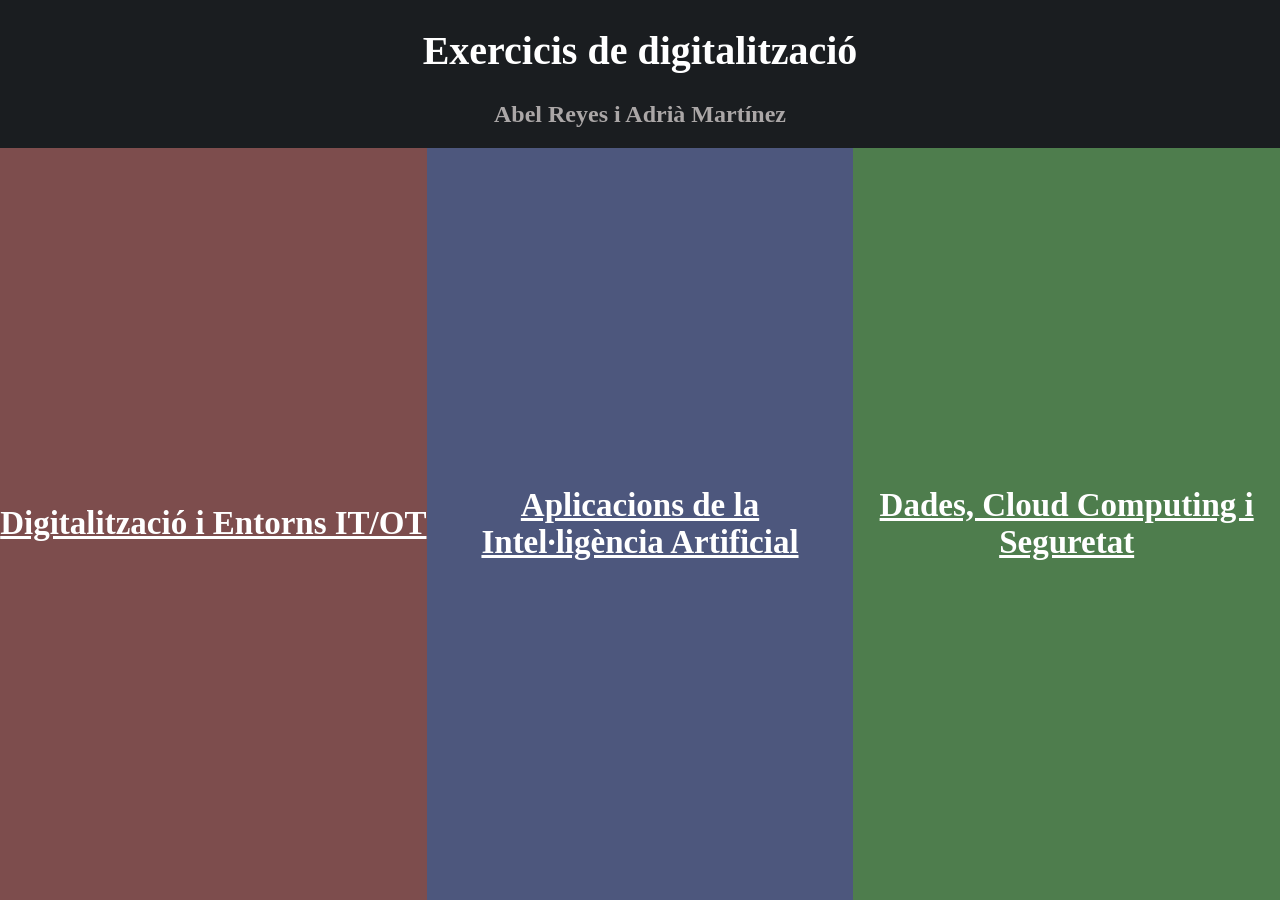
<file: index.html>
<!DOCTYPE html>
<html lang="en">
<head>
    <meta charset="UTF-8">
    <title>INDEX</title>
    <link rel="stylesheet" href="index.css">
</head>
<body>

<header>
    <h1>Exercicis de digitalització</h1>
    <h2>Abel Reyes i Adrià Martínez</h2>
</header>

<div id="container">
    <div id="pag1">
        <a href="pagina1.html"><b>Digitalització i Entorns IT/OT</b></a>
    </div>

    <div id="pag2">
        <a href="pagina2.html"><b>Aplicacions de la Intel·ligència Artificial</b></a>
    </div>

    <div id="pag3">
        <a href="pagina3.html"><b>Dades, Cloud Computing i Seguretat </b></a>
    </div>
</div>

</body>
</html>
</file>
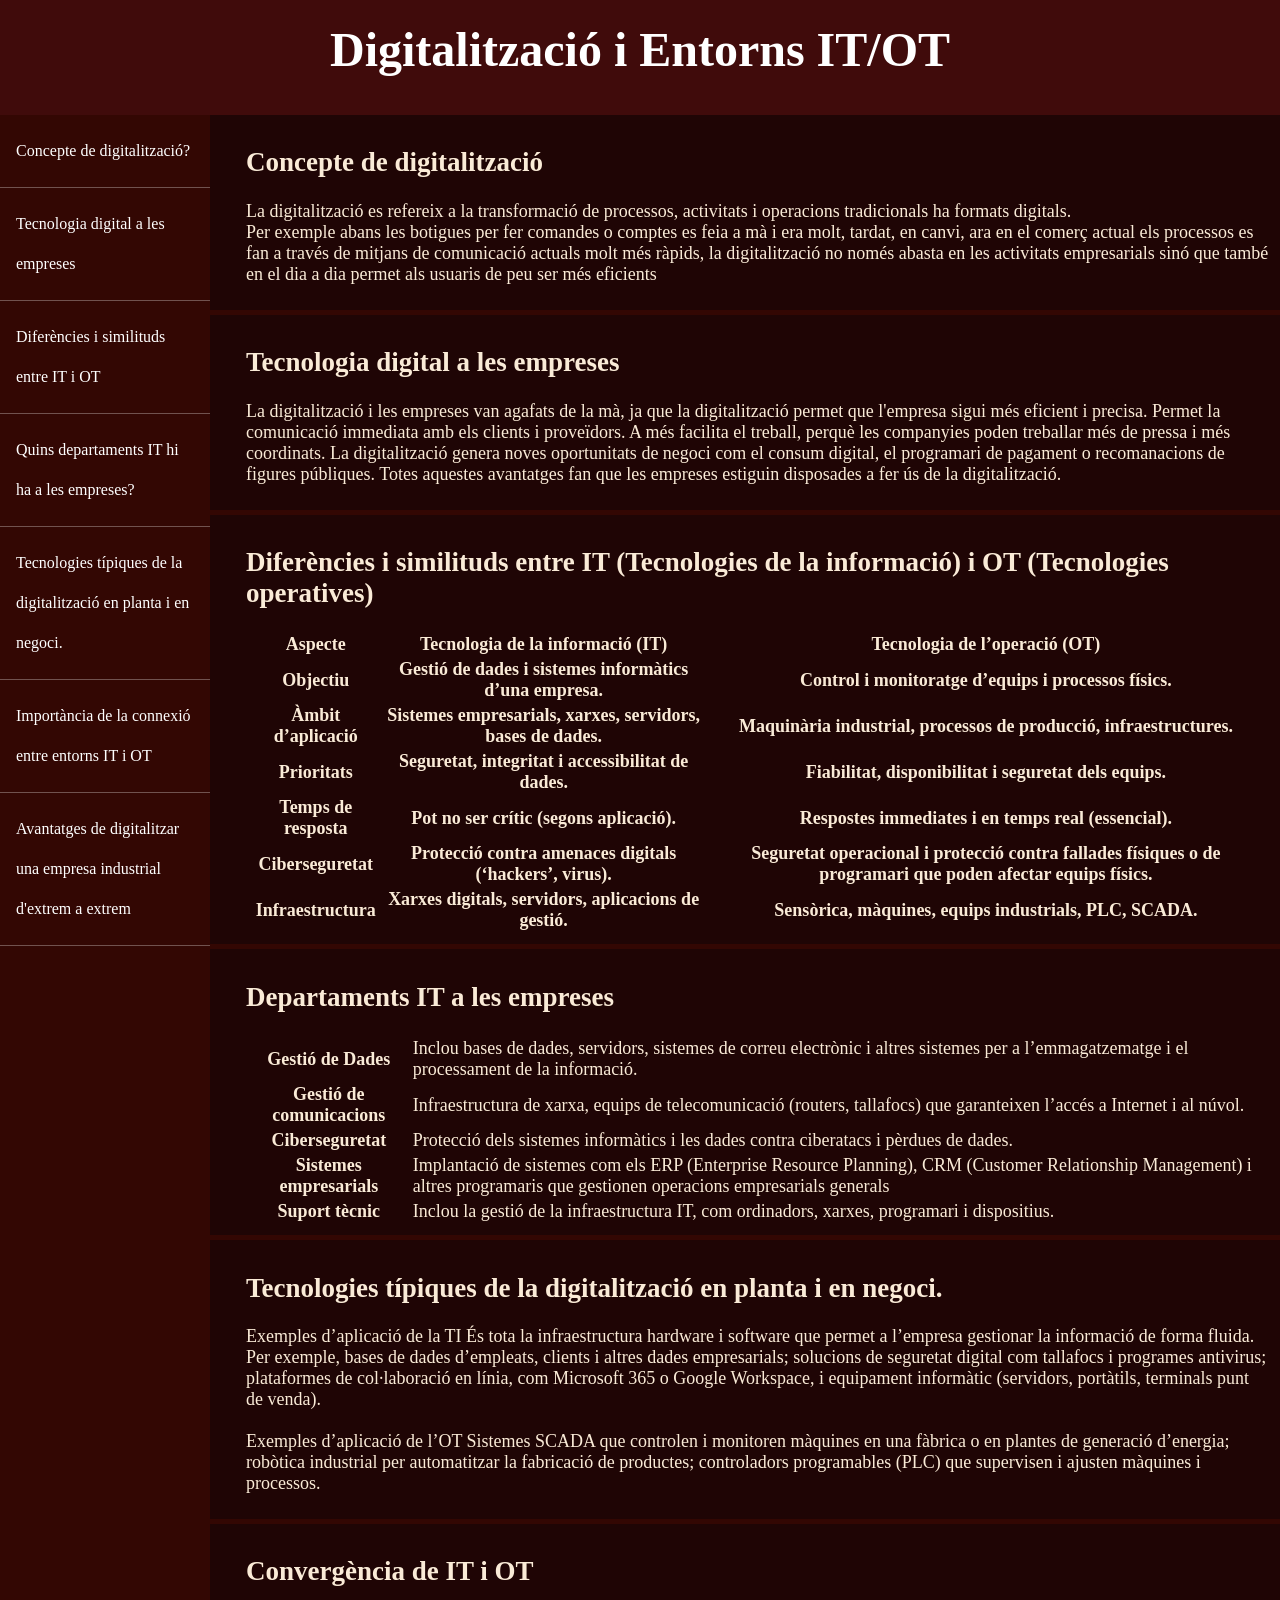
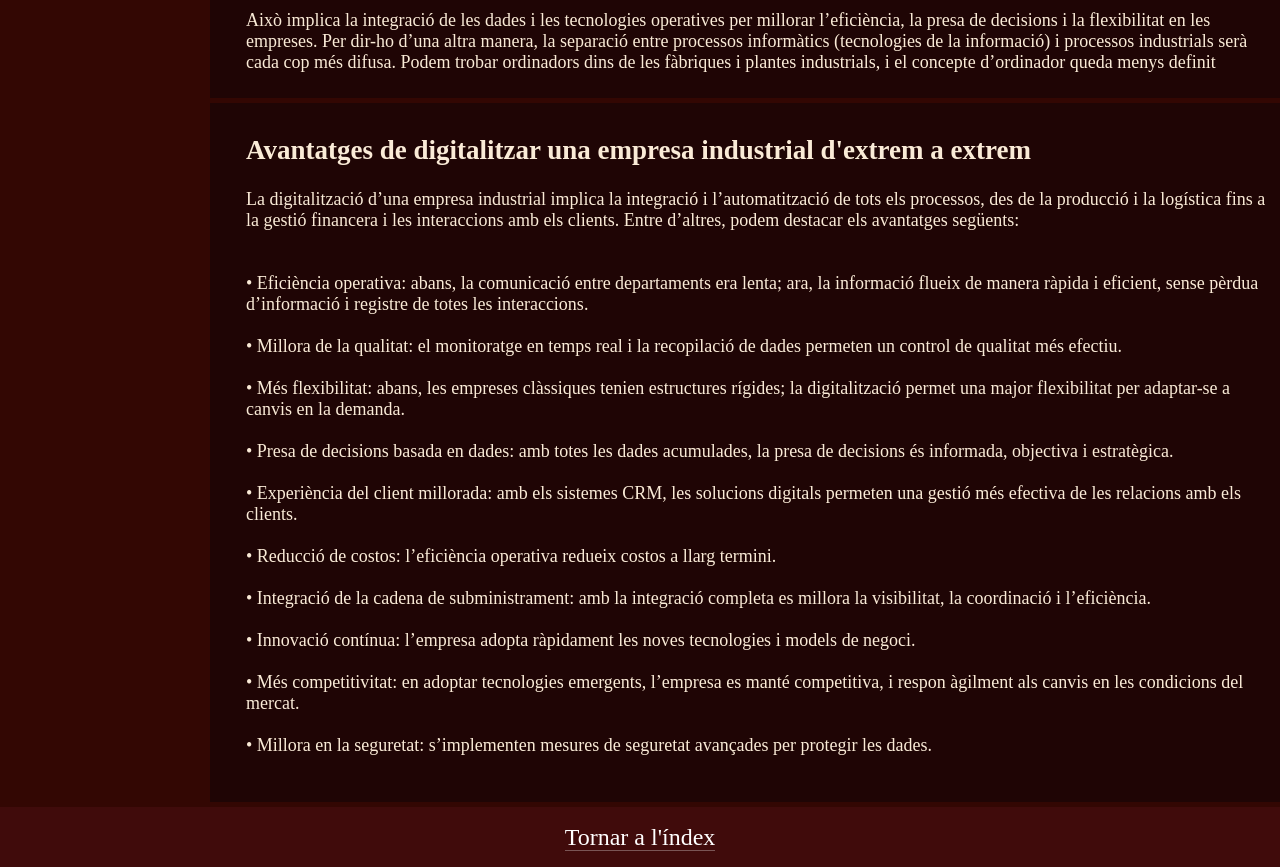
<file: pagina1.html>
<!DOCTYPE html>
<html lang="en">
<head>
    <meta charset="UTF-8">
    <title>Digitalització i Entorns IT/OT</title>
    <link rel="stylesheet" href="pagina1.css">
</head>
<body>


<main>

    <header>
        <h1>Digitalització i Entorns IT/OT </h1>
    </header>

    <div id="contenido">

        <nav role="navigation">
            <a href="#1">Concepte de digitalització?</a>
            <a href="#2">Tecnologia digital a les empreses</a>
            <a href="#3">Diferències i similituds entre IT i OT</a>
            <a href="#4">Quins departaments IT hi ha a les empreses?</a>
            <a href="#5">Tecnologies típiques de la digitalització en planta i en negoci.</a>
            <a href="#6">Importància de la connexió entre entorns IT i OT</a>
            <a href="#7">Avantatges de digitalitzar una empresa industrial d'extrem a extrem</a>
        </nav>

        <div>
            <article id="1">
                <h2>Concepte de digitalització</h2>
                <p>La digitalització es refereix a la transformació de processos, activitats i operacions tradicionals ha formats digitals. <br>
                    Per exemple abans les botigues per fer comandes o comptes es feia a mà i era molt, tardat, en canvi, ara en el comerç
                    actual els processos es fan a través de mitjans de comunicació actuals molt més ràpids, la digitalització no només abasta
                    en les activitats empresarials sinó que també en el dia a dia permet als usuaris de peu ser més eficients</p>
            </article>

            <article id="2">
                <h2>Tecnologia digital a les empreses</h2>
                <p>La digitalització i les empreses van agafats de la mà, ja que la digitalització permet que l'empresa sigui més eficient i
                    precisa. Permet la comunicació immediata amb els clients i proveïdors. A més facilita el treball, perquè les companyies poden treballar més de pressa i més coordinats.
                    La digitalització genera noves oportunitats de negoci com el consum digital, el programari de pagament o recomanacions
                    de figures públiques. Totes aquestes avantatges fan que les empreses estiguin disposades a fer ús de la digitalització.</p>
            </article>

            <article id="3">
                <h2>Diferències i similituds entre IT (Tecnologies de la informació) i OT  (Tecnologies operatives)</h2>

                <table>
                    <tbody>
                    <tr>
                        <th>Aspecte</th>
                        <th>Tecnologia de la informació (IT)</th>
                        <th>Tecnologia de l’operació (OT)</th>
                    </tr>
                    <tr>
                        <th>Objectiu</th>
                        <th>Gestió de dades i sistemes informàtics
                            d’una empresa.</th>
                        <th>Control i monitoratge d’equips i
                            processos físics.</th>

                    </tr>

                    <tr>
                        <th>Àmbit d’aplicació </th>
                        <th>Sistemes empresarials, xarxes,
                            servidors, bases de dades.
                        </th>
                        <th>Maquinària industrial, processos de
                            producció, infraestructures.</th>

                    </tr>
                    <tr>
                        <th>Prioritats</th>
                        <th>Seguretat, integritat i accessibilitat de
                            dades.</th>
                        <th>Fiabilitat, disponibilitat i seguretat dels
                            equips.</th>

                    </tr>
                    <tr>
                        <th>Temps de resposta</th>
                        <th>Pot no ser crític (segons aplicació).</th>
                        <th>Respostes immediates i en temps real
                            (essencial).</th>

                    </tr>
                    <tr>
                        <th>Ciberseguretat</th>
                        <th>Protecció contra amenaces digitals
                            (‘hackers’, virus).
                        </th>
                        <th>Seguretat operacional i protecció contra
                            fallades físiques o de programari que
                            poden afectar equips físics.</th>

                    </tr>
                    <tr>
                        <th>Infraestructura</th>
                        <th>Xarxes digitals, servidors, aplicacions de
                            gestió.</th>
                        <th>Sensòrica, màquines, equips industrials,
                            PLC, SCADA.
                        </th>

                    </tr>

                    </tbody>
                </table>

            </article>

            <article id="4">
                <h2>Departaments IT a les empreses</h2>
                <table>
                    <tbody>
                    <tr>
                        <th>Gestió de Dades</th>
                        <td>Inclou bases de dades, servidors, sistemes de correu
                            electrònic i altres sistemes per a l’emmagatzematge i el processament de
                            la informació.</td>
                    </tr>
                    <tr>
                        <th>Gestió de comunicacions</th>
                        <td> Infraestructura de xarxa, equips de telecomunicació (routers, tallafocs) que garanteixen l’accés a Internet i al núvol.
                        </td>
                    </tr>
                    <tr>
                        <th>Ciberseguretat</th>
                        <td>Protecció dels sistemes informàtics i les dades contra
                            ciberatacs i pèrdues de dades.</td>
                    </tr>
                    <tr>
                        <th> Sistemes empresarials</th>
                        <td>Implantació de sistemes com els ERP (Enterprise
                            Resource Planning), CRM (Customer Relationship Management) i altres
                            programaris que gestionen operacions empresarials generals</td>
                    </tr>
                    <tr>
                        <th> Suport tècnic</th>
                        <td>Inclou la gestió de la infraestructura IT, com ordinadors,
                            xarxes, programari i dispositius.
                        </td>
                    </tr>

                    </tbody>
                </table>
            </article>

            <article id="5">
                <h2>Tecnologies típiques de la digitalització en planta i en negoci.</h2>
                <p>Exemples d’aplicació de la TI
                    És tota la infraestructura hardware i software que permet a l’empresa gestionar
                    la informació de forma fluida. Per exemple, bases de dades d’empleats, clients i
                    altres dades empresarials; solucions de seguretat digital com tallafocs i programes
                    antivirus; plataformes de col·laboració en línia, com Microsoft 365 o Google
                    Workspace, i equipament informàtic (servidors, portàtils, terminals punt de
                    venda). <br><br>

                    Exemples d’aplicació de l’OT
                    Sistemes SCADA que controlen i monitoren màquines en una fàbrica o en plantes
                    de generació d’energia; robòtica industrial per automatitzar la fabricació de
                    productes; controladors programables (PLC) que supervisen i ajusten màquines
                    i processos.
                </p>
            </article>

            <article id="6">
                <h2>Convergència de IT i OT</h2>
                <p>Això implica la integració de les dades i les
                    tecnologies operatives per millorar l’eficiència, la presa de decisions i la flexibilitat
                    en les empreses. Per dir-ho d’una altra manera, la separació entre processos
                    informàtics (tecnologies de la informació) i processos industrials serà cada cop
                    més difusa. Podem trobar ordinadors dins de les fàbriques i plantes industrials,
                    i el concepte d’ordinador queda menys definit</p>
            </article>

            <article id="7">
                <h2>Avantatges de digitalitzar una empresa industrial d'extrem a extrem</h2>
                <p>La digitalització d’una empresa industrial implica la integració i l’automatització
                    de tots els processos, des de la producció i la logística fins a la gestió financera
                    i les interaccions amb els clients. Entre d’altres, podem destacar els avantatges
                    següents: <br><br><br>
                    • Eficiència operativa: abans, la comunicació entre departaments era lenta;
                    ara, la informació flueix de manera ràpida i eficient, sense pèrdua d’informació i registre de totes les interaccions.<br><br>
                    • Millora de la qualitat: el monitoratge en temps real i la recopilació de dades
                    permeten un control de qualitat més efectiu.<br><br>
                    • Més flexibilitat: abans, les empreses clàssiques tenien estructures rígides;
                    la digitalització permet una major flexibilitat per adaptar-se a canvis en la
                    demanda.<br><br>
                    • Presa de decisions basada en dades: amb totes les dades acumulades, la
                    presa de decisions és informada, objectiva i estratègica.<br><br>
                    • Experiència del client millorada: amb els sistemes CRM, les solucions
                    digitals permeten una gestió més efectiva de les relacions amb els clients.<br><br>
                    • Reducció de costos: l’eficiència operativa redueix costos a llarg termini.<br><br>
                    • Integració de la cadena de subministrament: amb la integració completa es
                    millora la visibilitat, la coordinació i l’eficiència.<br><br>
                    • Innovació contínua: l’empresa adopta ràpidament les noves tecnologies i
                    models de negoci.<br><br>
                    • Més competitivitat: en adoptar tecnologies emergents, l’empresa es manté
                    competitiva, i respon àgilment als canvis en les condicions del mercat.<br><br>
                    • Millora en la seguretat: s’implementen mesures de seguretat avançades per
                    protegir les dades.<br><br>
                </p>
            </article>
        </div>
    </div>

    <footer>
        <a href="index.html">Tornar a l'índex</a>
    </footer>

</main>

</body></html>
</file>
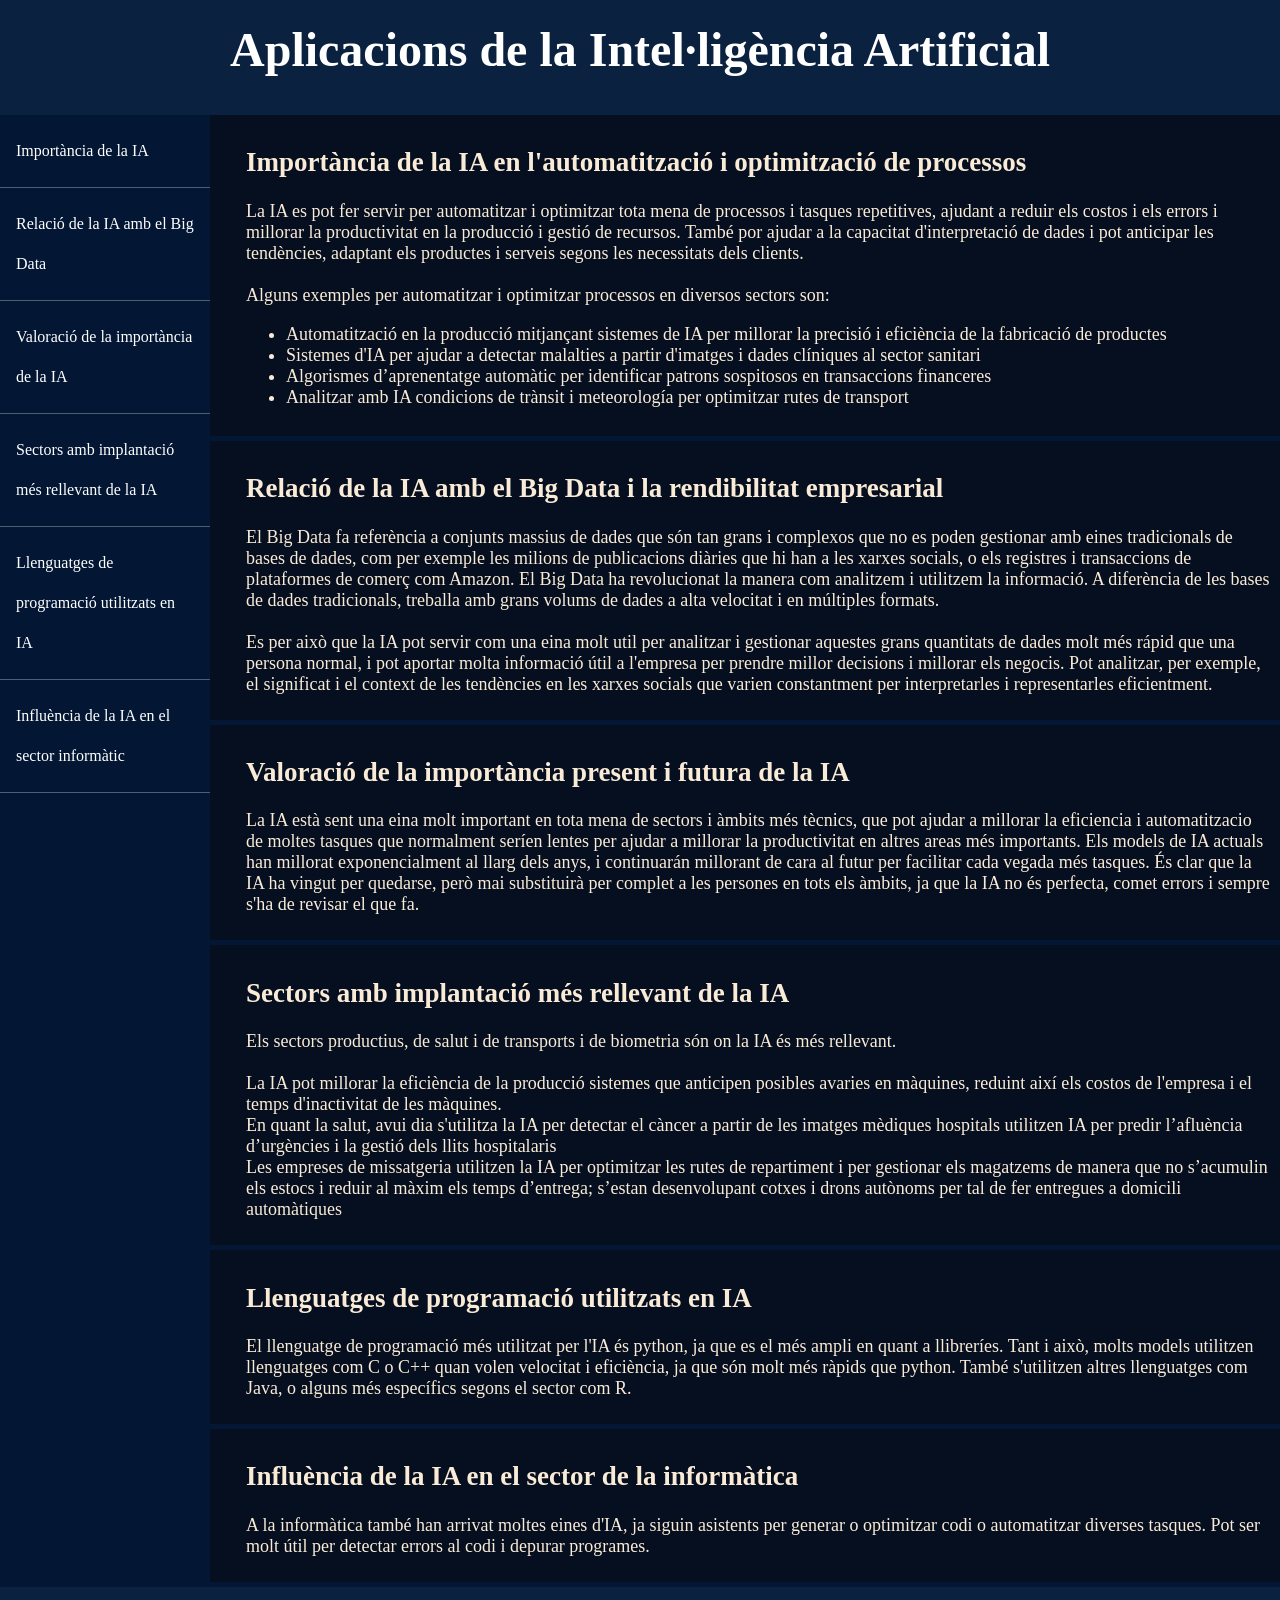
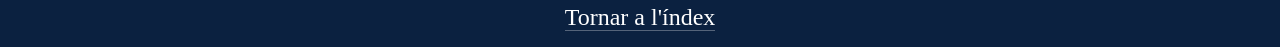
<file: pagina2.html>
<!DOCTYPE html>
<html lang="en">
<head>
    <meta charset="UTF-8">
    <title>Aplicacions de la Intel·ligència Artificial</title>
  <link rel="stylesheet" href="pagina2.css">
</head>
<body>

<main>

<header>
  <h1>Aplicacions de la Intel·ligència Artificial</h1>
</header>

<div id="contenido">

  <nav role="navigation">
    <a href="#1">Importància de la IA</a>
    <a href="#2">Relació de la IA amb el Big Data</a>
    <a href="#3">Valoració de la importància de la IA</a>
    <a href="#4">Sectors amb implantació més rellevant de la IA</a>
    <a href="#5">Llenguatges de programació utilitzats en IA</a>
    <a href="#6">Influència de la IA en el sector informàtic</a>
  </nav>

  <div>
    <article id="1">
      <h2>Importància de la IA en l'automatització i optimització de processos</h2>
      <p>
        La IA es pot fer servir per automatitzar i optimitzar tota mena de processos i tasques repetitives, ajudant a reduir els costos i els errors i millorar la productivitat en la producció i gestió de recursos.
        També por ajudar a la capacitat d'interpretació de dades i pot anticipar les tendències, adaptant els productes i serveis segons les necessitats dels clients.
        <br> <br>
        Alguns exemples per automatitzar i optimitzar processos en diversos sectors son:
      </p>
      <ul>
        <li>Automatització en la producció mitjançant sistemes de IA per millorar la precisió i eficiència de la fabricació de productes</li>
        <li>Sistemes d'IA per ajudar a detectar malalties a partir d'imatges i dades clíniques al sector sanitari</li>
        <li>Algorismes d’aprenentatge automàtic per identificar patrons sospitosos en transaccions financeres</li>
        <li>Analitzar amb IA condicions de trànsit i meteorología per optimitzar rutes de transport</li>
      </ul>
    </article>

    <article id="2">
      <h2>Relació de la IA amb el Big Data i la rendibilitat empresarial</h2>
      <p>
        El Big Data fa referència a conjunts massius de dades que són tan grans i complexos que no es poden gestionar amb eines tradicionals de bases de dades, com per exemple les milions de publicacions diàries que hi han a les xarxes socials, o els registres i transaccions de plataformes de comerç com Amazon.
        El Big Data ha revolucionat la manera com analitzem i utilitzem la informació. A diferència de les bases de dades tradicionals, treballa amb grans volums de dades a alta velocitat i en múltiples formats.
        <br><br>
        Es per això que la IA pot servir com una eina molt util per analitzar i gestionar aquestes grans quantitats de dades molt més rápid que una persona normal, i pot aportar molta informació útil a l'empresa per prendre millor decisions i millorar els negocis. Pot analitzar, per exemple, el significat i el context de les tendències en les xarxes socials que varien constantment per interpretarles i representarles eficientment.
      </p>
    </article>

    <article id="3">
      <h2>Valoració de la importància present i futura de la IA</h2>
      <p>
        La IA està sent una eina molt important en tota mena de sectors i àmbits més tècnics, que pot ajudar a millorar la eficiencia i automatitzacio de moltes tasques
        que normalment seríen lentes per ajudar a millorar la productivitat en altres areas més importants.
        Els models de IA actuals han millorat exponencialment al llarg dels anys, i continuarán millorant de cara al futur per facilitar cada vegada més tasques.
        És clar que la IA ha vingut per quedarse, però mai substituirà per complet a les persones en tots els àmbits, ja que la IA no és perfecta, comet errors i sempre s'ha de revisar el que fa.
      </p>
    </article>

    <article id="4">
      <h2>Sectors amb implantació més rellevant de la IA</h2>
      <p>
        Els sectors productius, de salut i de transports i de biometria són on la IA és més rellevant.
        <br> <br>
        La IA pot millorar la eficiència de la producció sistemes que anticipen posibles avaries en màquines, reduint així els costos de l'empresa i el temps d'inactivitat de les màquines.
        <br>
        En quant la salut, avui dia s'utilitza la IA per detectar el càncer a partir de les imatges mèdiques hospitals utilitzen IA per predir l’afluència d’urgències i la gestió dels llits hospitalaris
        <br>
        Les empreses de missatgeria utilitzen la IA per optimitzar les rutes
        de repartiment i per gestionar els magatzems de manera que no s’acumulin els
        estocs i reduir al màxim els temps d’entrega; s’estan desenvolupant cotxes i drons
        autònoms per tal de fer entregues a domicili automàtiques
      </p>
    </article>

    <article id="5">
      <h2>Llenguatges de programació utilitzats en IA</h2>
      <p>
        El llenguatge de programació més utilitzat per l'IA és python, ja que es el més ampli en quant a llibreríes.
        Tant i això, molts models utilitzen llenguatges com C o C++ quan volen velocitat i eficiència, ja que són molt més ràpids que python.
        També s'utilitzen altres llenguatges com Java, o alguns més específics segons el sector com R.
      </p>
    </article>

    <article id="6">
      <h2>Influència de la IA en el sector de la informàtica</h2>
      <p>
        A la informàtica també han arrivat moltes eines d'IA, ja siguin asistents per generar o optimitzar codi o automatitzar diverses tasques. Pot ser molt útil per detectar errors al codi i depurar programes.
      </p>
    </article>

  </div>

</div>

<footer>
  <a href="index.html">Tornar a l'índex</a>
</footer>

</main>

</body>
</html>
</file>
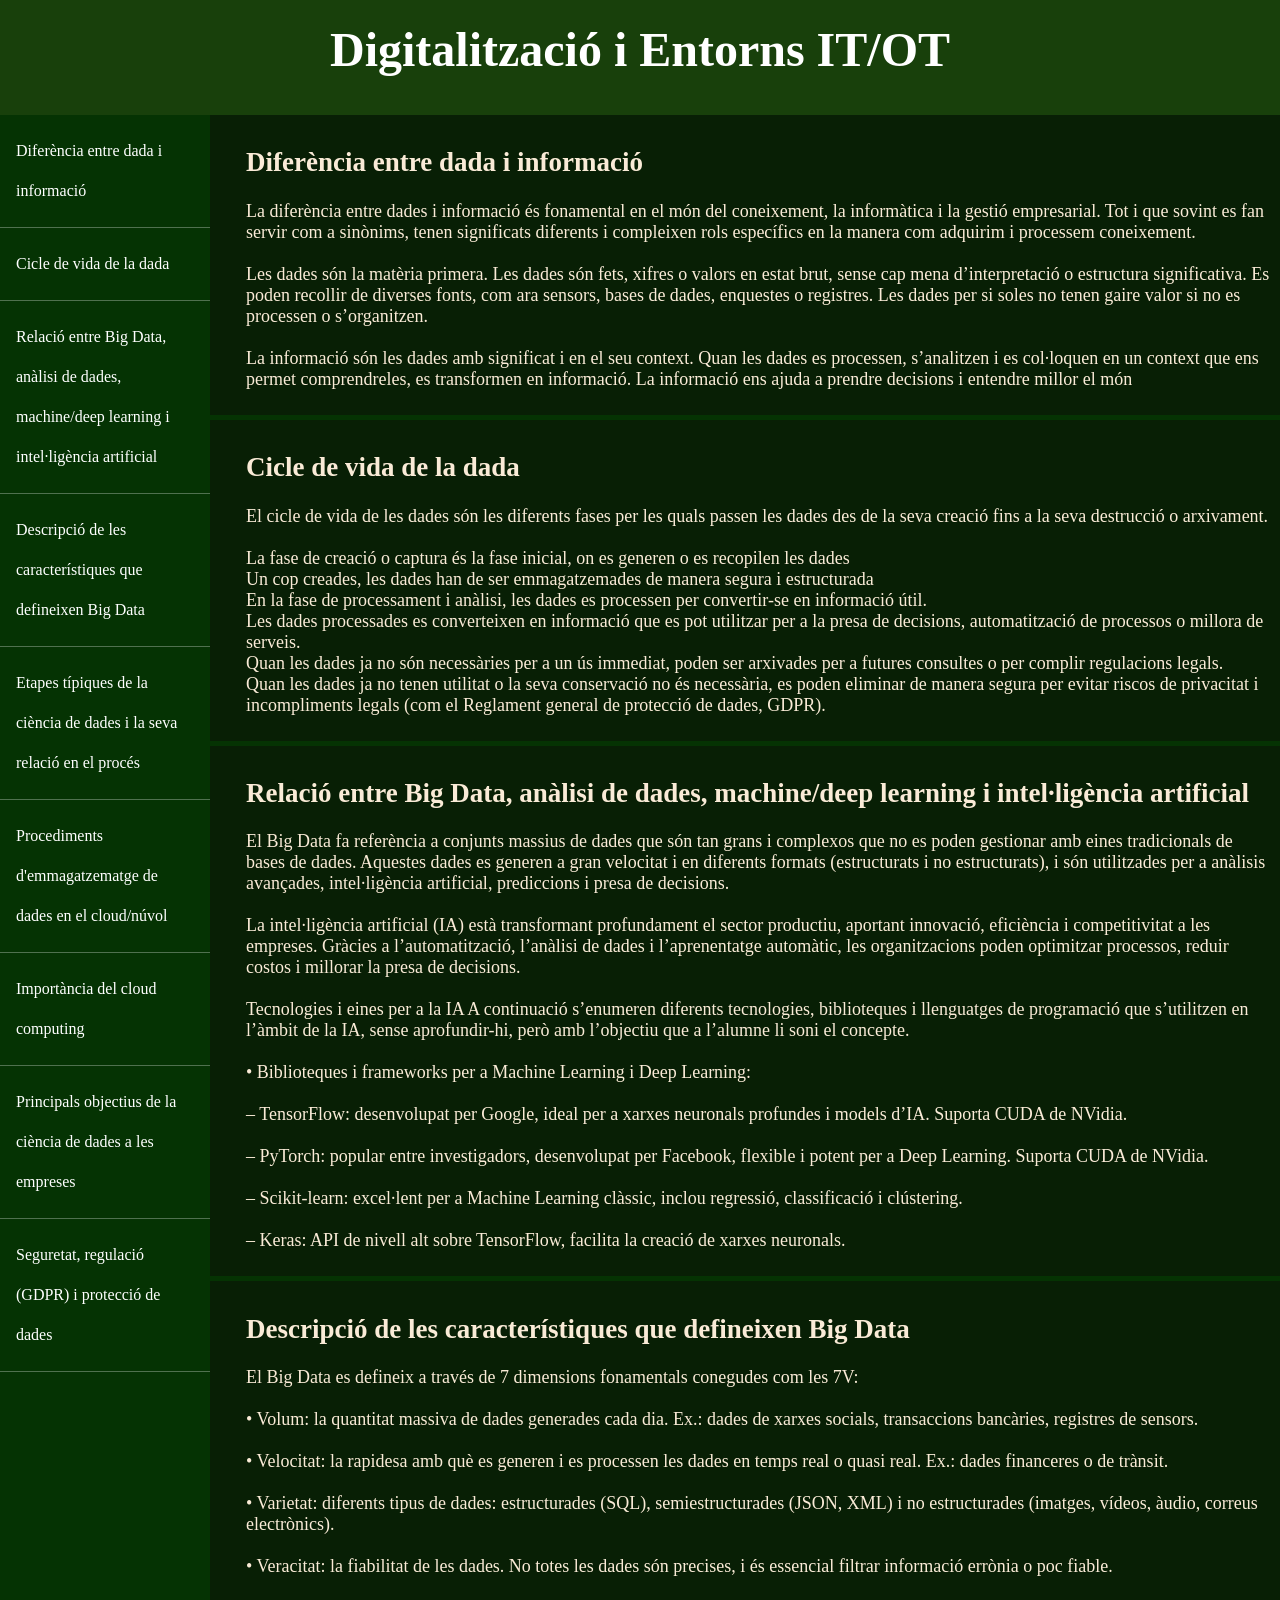
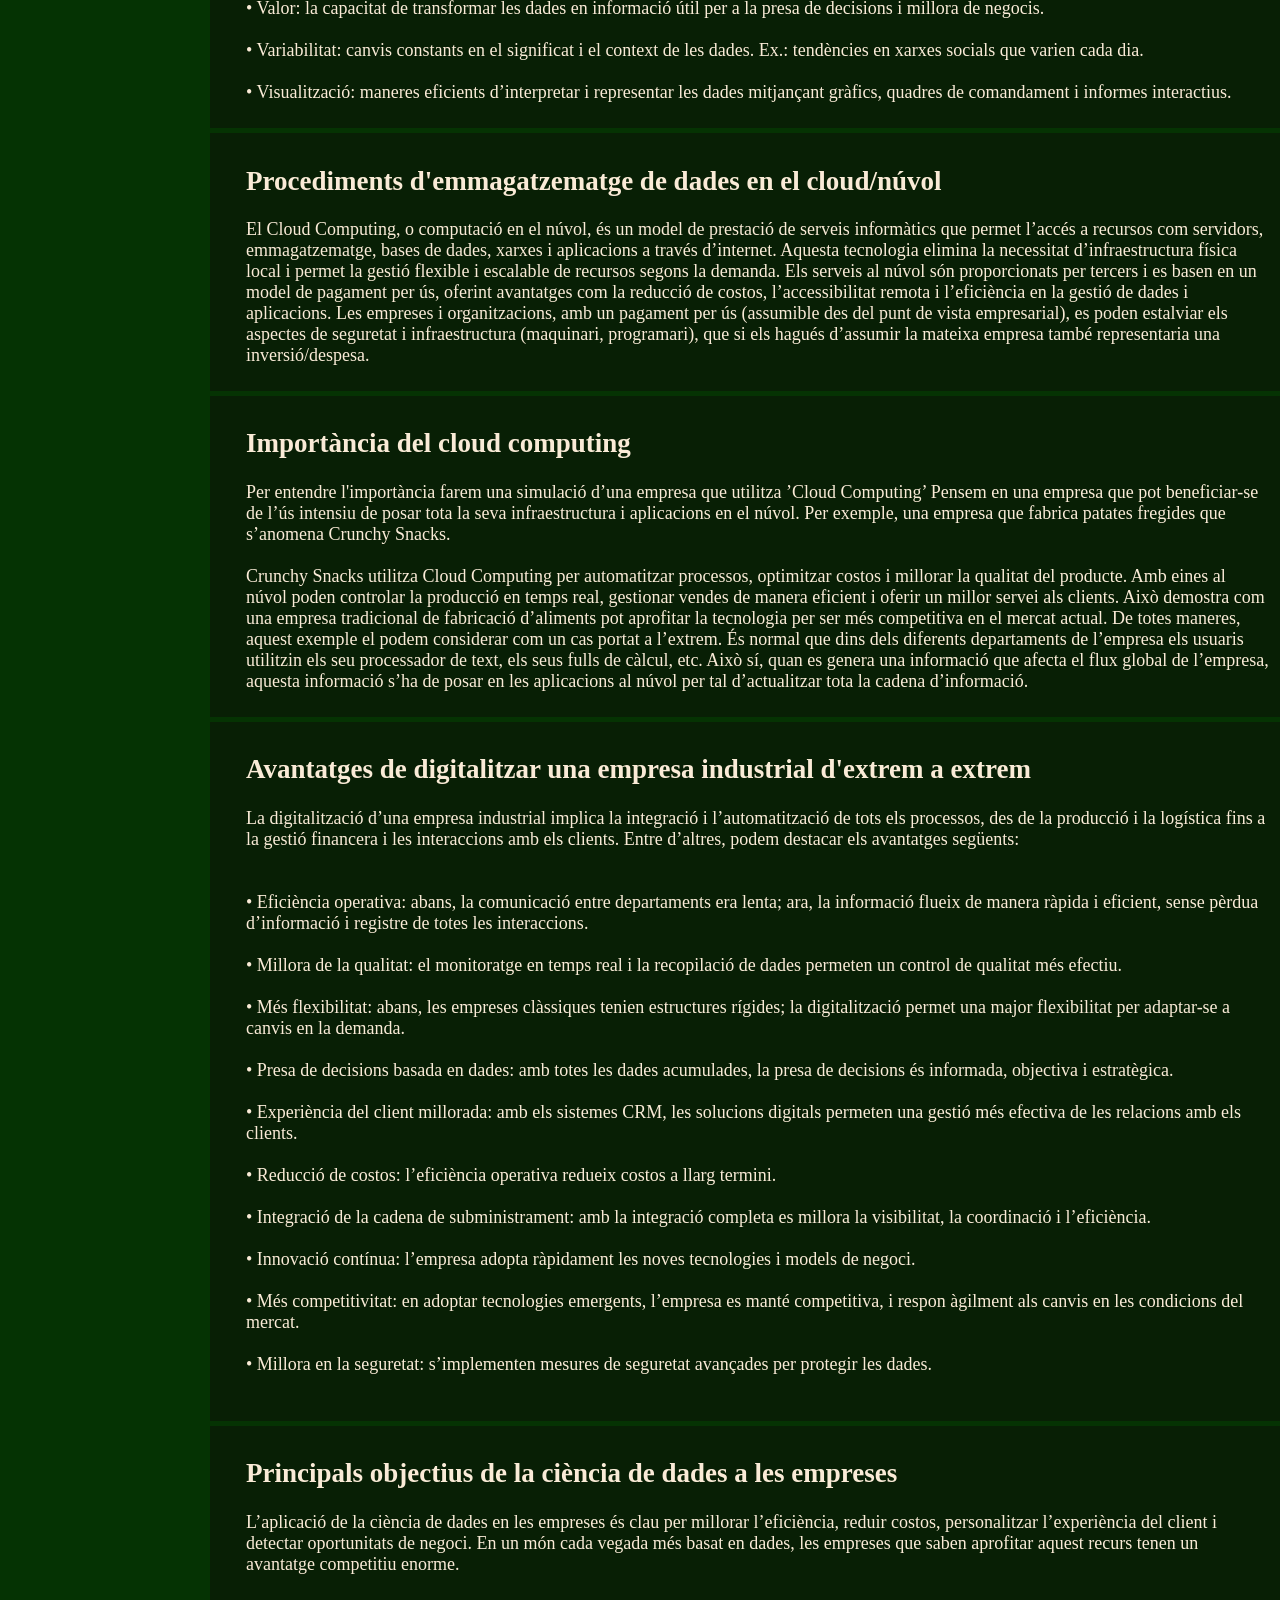
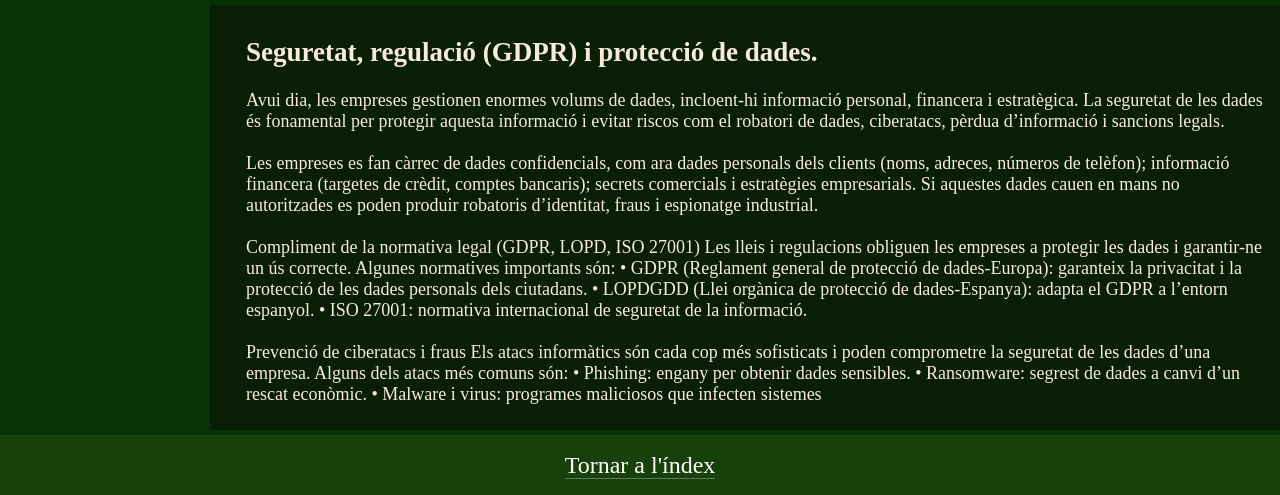
<file: pagina3.html>
<!DOCTYPE html>
<html lang="en">
<head>
    <meta charset="UTF-8">
    <title>Dades, Cloud Computing i Seguretat </title>
    <link rel="stylesheet" href="pagina3.css">
</head>
<body>
<main>



    <header>
        <h1>Digitalització i Entorns IT/OT </h1>
    </header>

    <div id="contenido">

        <nav role="navigation">
            <a href="#1">Diferència entre dada i informació</a>
            <a href="#2">Cicle de vida de la dada</a>
            <a href="#3">Relació entre Big Data, anàlisi de dades, machine/deep learning i intel·ligència artificial</a>
            <a href="#4">Descripció de les característiques que defineixen Big Data </a>
            <a href="#5">Etapes típiques de la ciència de dades i la seva relació en el procés</a>
            <a href="#6">Procediments d'emmagatzematge de dades en el cloud/núvol</a>
            <a href="#7">Importància del cloud computing</a>
            <a href="#8">  Principals objectius de la ciència de dades a les empreses</a>
            <a href="#9">Seguretat, regulació (GDPR) i protecció de dades</a>

        </nav>

        <div>
            <article id="1">
                <h2>Diferència entre dada i informació</h2>
                <p>La diferència entre dades i informació és fonamental en el món del coneixement,
                    la informàtica i la gestió empresarial. Tot i que sovint es fan servir com a sinònims,
                    tenen significats diferents i compleixen rols específics en la manera com adquirim
                    i processem coneixement. <br> <br>
                    Les dades són la matèria primera. Les dades són fets, xifres o valors en estat brut,
                    sense cap mena d’interpretació o estructura significativa. Es poden recollir de
                    diverses fonts, com ara sensors, bases de dades, enquestes o registres. Les dades
                    per si soles no tenen gaire valor si no es processen o s’organitzen.<br> <br>

                    La informació són les dades amb significat i en el seu context. Quan les dades es
                    processen, s’analitzen i es col·loquen en un context que ens permet comprendreles, es transformen en informació. La informació ens ajuda a prendre decisions i
                    entendre millor el món</p>
            </article>

            <article id="2">
                <h2>Cicle de vida de la dada</h2>
                <p>El cicle de vida de les dades són les diferents fases per les quals passen les dades
                    des de la seva creació fins a la seva destrucció o arxivament.<br> <br>

                    La fase de creació o captura és la fase inicial, on es generen o es recopilen les
                    dades <br>

                    Un cop creades, les dades han de ser emmagatzemades de manera segura i
                    estructurada <br>
                    En la fase de processament i anàlisi, les dades es processen per convertir-se en
                    informació útil. <br>
                    Les dades processades es converteixen en informació que es pot utilitzar per a la
                    presa de decisions, automatització de processos o millora de serveis. <br>
                    Quan les dades ja no són necessàries per a un ús immediat, poden ser arxivades
                    per a futures consultes o per complir regulacions legals.
                    <br> Quan les dades ja no tenen utilitat o la seva conservació no és necessària, es
                    poden eliminar de manera segura per evitar riscos de privacitat i incompliments
                    legals (com el Reglament general de protecció de dades, GDPR). </p>
            </article>

            <article id="3">
                <h2>Relació entre Big Data, anàlisi de dades, machine/deep learning i intel·ligència artificial</h2>
                <p>El Big Data fa referència a conjunts massius de dades que són tan grans i
                    complexos que no es poden gestionar amb eines tradicionals de bases de dades.
                    Aquestes dades es generen a gran velocitat i en diferents formats (estructurats i
                    no estructurats), i són utilitzades per a anàlisis avançades, intel·ligència artificial,
                    prediccions i presa de decisions. <br><br>
                    La intel·ligència artificial (IA) està transformant profundament el sector productiu,
                    aportant innovació, eficiència i competitivitat a les empreses. Gràcies a l’automatització, l’anàlisi de dades i l’aprenentatge automàtic, les organitzacions poden
                    optimitzar processos, reduir costos i millorar la presa de decisions. <br><br>
                    Tecnologies i eines per a la IA
                    A continuació s’enumeren diferents tecnologies, biblioteques i llenguatges de
                    programació que s’utilitzen en l’àmbit de la IA, sense aprofundir-hi, però amb
                    l’objectiu que a l’alumne li soni el concepte.<br><br>
                    • Biblioteques i frameworks per a Machine Learning i Deep Learning:<br><br>
                    – TensorFlow: desenvolupat per Google, ideal per a xarxes neuronals
                    profundes i models d’IA. Suporta CUDA de NVidia.<br><br>
                    – PyTorch: popular entre investigadors, desenvolupat per Facebook,
                    flexible i potent per a Deep Learning. Suporta CUDA de NVidia.<br><br>
                    – Scikit-learn: excel·lent per a Machine Learning clàssic, inclou regressió, classificació i clústering.<br><br>
                    – Keras: API de nivell alt sobre TensorFlow, facilita la creació de xarxes
                    neuronals.
                </p>

            </article>

            <article id="4">
                <h2>Descripció de les característiques que defineixen Big Data </h2>
                <p>El Big Data es defineix a través de 7 dimensions fonamentals conegudes com les
                    7V:<br><br>
                    • Volum: la quantitat massiva de dades generades cada dia. Ex.: dades de
                    xarxes socials, transaccions bancàries, registres de sensors.<br><br>
                    • Velocitat: la rapidesa amb què es generen i es processen les dades en temps
                    real o quasi real. Ex.: dades financeres o de trànsit.<br><br>
                    • Varietat: diferents tipus de dades: estructurades (SQL), semiestructurades
                    (JSON, XML) i no estructurades (imatges, vídeos, àudio, correus electrònics).<br><br>
                    • Veracitat: la fiabilitat de les dades. No totes les dades són precises, i és
                    essencial filtrar informació errònia o poc fiable.<br><br>
                    • Valor: la capacitat de transformar les dades en informació útil per a la presa
                    de decisions i millora de negocis.<br><br>
                    • Variabilitat: canvis constants en el significat i el context de les dades. Ex.:
                    tendències en xarxes socials que varien cada dia.<br><br>
                    • Visualització: maneres eficients d’interpretar i representar les dades mitjançant gràfics, quadres de comandament i informes interactius.
                </p>
            </article>

            <article id="5">
                <h2> Procediments d'emmagatzematge de dades en el cloud/núvol</h2>
                <p>El Cloud Computing, o computació en el núvol, és un model de prestació de serveis informàtics que permet l’accés a recursos com servidors, emmagatzematge,
                    bases de dades, xarxes i aplicacions a través d’internet. Aquesta tecnologia elimina
                    la necessitat d’infraestructura física local i permet la gestió flexible i escalable de
                    recursos segons la demanda. Els serveis al núvol són proporcionats per tercers i
                    es basen en un model de pagament per ús, oferint avantatges com la reducció de
                    costos, l’accessibilitat remota i l’eficiència en la gestió de dades i aplicacions.
                    Les empreses i organitzacions, amb un pagament per ús (assumible des del punt
                    de vista empresarial), es poden estalviar els aspectes de seguretat i infraestructura
                    (maquinari, programari), que si els hagués d’assumir la mateixa empresa també
                    representaria una inversió/despesa.


                </p>
            </article>

            <article id="6">
                <h2>Importància del cloud computing</h2>
                <p> Per entendre l'importància farem una simulació d’una empresa que utilitza ’Cloud Computing’
                    Pensem en una empresa que pot beneficiar-se de l’ús intensiu de posar tota la seva
                    infraestructura i aplicacions en el núvol. Per exemple, una empresa que fabrica
                    patates fregides que s’anomena Crunchy Snacks.<br><br>
                    Crunchy Snacks utilitza Cloud Computing per automatitzar processos, optimitzar
                    costos i millorar la qualitat del producte. Amb eines al núvol poden controlar la
                    producció en temps real, gestionar vendes de manera eficient i oferir un millor
                    servei als clients. Això demostra com una empresa tradicional de fabricació
                    d’aliments pot aprofitar la tecnologia per ser més competitiva en el mercat actual.
                    De totes maneres, aquest exemple el podem considerar com un cas portat a
                    l’extrem. És normal que dins dels diferents departaments de l’empresa els usuaris
                    utilitzin els seu processador de text, els seus fulls de càlcul, etc. Això sí, quan es
                    genera una informació que afecta el flux global de l’empresa, aquesta informació
                    s’ha de posar en les aplicacions al núvol per tal d’actualitzar tota la cadena
                    d’informació.</p>
            </article>

            <article id="7">
                <h2>Avantatges de digitalitzar una empresa industrial d'extrem a extrem</h2>
                <p>La digitalització d’una empresa industrial implica la integració i l’automatització
                    de tots els processos, des de la producció i la logística fins a la gestió financera
                    i les interaccions amb els clients. Entre d’altres, podem destacar els avantatges
                    següents: <br><br><br>
                    • Eficiència operativa: abans, la comunicació entre departaments era lenta;
                    ara, la informació flueix de manera ràpida i eficient, sense pèrdua d’informació i registre de totes les interaccions.<br><br>
                    • Millora de la qualitat: el monitoratge en temps real i la recopilació de dades
                    permeten un control de qualitat més efectiu.<br><br>
                    • Més flexibilitat: abans, les empreses clàssiques tenien estructures rígides;
                    la digitalització permet una major flexibilitat per adaptar-se a canvis en la
                    demanda.<br><br>
                    • Presa de decisions basada en dades: amb totes les dades acumulades, la
                    presa de decisions és informada, objectiva i estratègica.<br><br>
                    • Experiència del client millorada: amb els sistemes CRM, les solucions
                    digitals permeten una gestió més efectiva de les relacions amb els clients.<br><br>
                    • Reducció de costos: l’eficiència operativa redueix costos a llarg termini.<br><br>
                    • Integració de la cadena de subministrament: amb la integració completa es
                    millora la visibilitat, la coordinació i l’eficiència.<br><br>
                    • Innovació contínua: l’empresa adopta ràpidament les noves tecnologies i
                    models de negoci.<br><br>
                    • Més competitivitat: en adoptar tecnologies emergents, l’empresa es manté
                    competitiva, i respon àgilment als canvis en les condicions del mercat.<br><br>
                    • Millora en la seguretat: s’implementen mesures de seguretat avançades per
                    protegir les dades.<br><br>
                </p>
            </article>
            <article id="8">
                <h2>Principals objectius de la ciència de dades a les empreses</h2>
                <p>L’aplicació de la ciència de dades en les empreses és clau per millorar l’eficiència,
                    reduir costos, personalitzar l’experiència del client i detectar oportunitats de
                    negoci. En un món cada vegada més basat en dades, les empreses que saben
                    aprofitar aquest recurs tenen un avantatge competitiu enorme.

                </p>
            </article>
            <article id="9">
                <h2>Seguretat, regulació (GDPR) i protecció de dades.</h2>
                <p>Avui dia, les empreses gestionen enormes volums de dades, incloent-hi informació
                    personal, financera i estratègica. La seguretat de les dades és fonamental per
                    protegir aquesta informació i evitar riscos com el robatori de dades, ciberatacs,
                    pèrdua d’informació i sancions legals. <br><br>
                    Les empreses es fan càrrec de dades confidencials, com ara dades personals dels
                    clients (noms, adreces, números de telèfon); informació financera (targetes de
                    crèdit, comptes bancaris); secrets comercials i estratègies empresarials.
                    Si aquestes dades cauen en mans no autoritzades es poden produir robatoris
                    d’identitat, fraus i espionatge industrial.<br><br>
                    Compliment de la normativa legal (GDPR, LOPD, ISO 27001)
                    Les lleis i regulacions obliguen les empreses a protegir les dades i garantir-ne un
                    ús correcte. Algunes normatives importants són:
                    • GDPR (Reglament general de protecció de dades-Europa): garanteix la
                    privacitat i la protecció de les dades personals dels ciutadans.
                    • LOPDGDD (Llei orgànica de protecció de dades-Espanya): adapta el
                    GDPR a l’entorn espanyol.
                    • ISO 27001: normativa internacional de seguretat de la informació.<br><br>
                    Prevenció de ciberatacs i fraus
                    Els atacs informàtics són cada cop més sofisticats i poden comprometre la
                    seguretat de les dades d’una empresa. Alguns dels atacs més comuns són:
                    • Phishing: engany per obtenir dades sensibles.
                    • Ransomware: segrest de dades a canvi d’un rescat econòmic.
                    • Malware i virus: programes maliciosos que infecten sistemes


                </p>
            </article>
        </div>
    </div>

    <footer>
        <a href="index.html">Tornar a l'índex</a>
    </footer>

</main>

</body></html>
</file>
<file: index.css>
body{
    margin: 0;
    padding: 0;
    border: 0;

    background-color: #1a1d20;

    display: flex;
    flex-direction: column;

    width: 100vw;
    height: 100vh;
}

header{
    text-align: center;
}

h1{color: white; font-size: 40px}
h2{color: #aba7a7}

#container{
    display: flex;
    flex-direction: row;
    height: 100%;
    width: 100%;
}

#pag1{
    background-color: #7d4d4d;
    height: 100%;
    width: 33.333%;
}
#pag2{
    background-color: #4d577d;
    height: 100%;
    width: 33.333%;
}
#pag3{
     background-color: #4e7d4d;
    height: 100%;
    width: 33.333%;
}

div{
    text-align: center;
    justify-content: center;
    align-content: center;

    font-size: 33px;
}

a{
    color: white;
}
</file>
<file: pagina1.css>
body, main, html {
    border: 0;
    margin: 0;
    padding: 0;
    width: 100%;
}

header { background-color: #400b0b; line-height: 80px; width:100%;}
nav {background-color: #330703;}
article { background-color: #1f0505;}
p{}
footer { background-color: #400b0b; width:100%;}
header, footer{ color: white; padding-top: 10px; padding-bottom: 10px; font-size: 24px}
article{color: antiquewhite; padding: 10px; font-size: 18px}
header, footer { text-align: center; width: 100%}
h1, p { margin: 0 0 15px 0; }
a { border-bottom: 1px solid rgba(255,255,255,.3); color: white; line-height: 40px; text-decoration: none; }

main{
    display: flex;
    flex-direction: column;
}
main nav{
    display: flex;
    flex-direction: column;
    width:20vw;
}
nav a{
    padding: 1em;
}
main article{
    width: 80vw;
    padding-left: 2em;

    border-bottom: #330703 solid 5px;
}
#contenido{
    display: flex;
    flex-direction: row;
    width: 100%;
}
</file>
<file: pagina2.css>
body, main, html {
    border: 0;
    margin: 0;
    padding: 0;
    width: 100%;
}

header { background-color: #0b2140; line-height: 80px; width:100%;}
nav {background-color: #031633;}
article { background-color: #050f1f;}
p{}
footer { background-color: #0b2140; width:100%;}
header, footer{ color: white; padding-top: 10px; padding-bottom: 10px; font-size: 24px}
article{color: antiquewhite; padding: 10px; font-size: 18px}
header, footer { text-align: center; width: 100%}
h1, p { margin: 0 0 15px 0; }
a { border-bottom: 1px solid rgba(255,255,255,.3); color: white; line-height: 40px; text-decoration: none; }

main{
    display: flex;
    flex-direction: column;
}
main nav{
    display: flex;
    flex-direction: column;
    width:20vw;
}
nav a{
    padding: 1em;
}
main article{
    width: 80vw;
    padding-left: 2em;

    border-bottom: #031633 solid 5px;
}
#contenido{
    display: flex;
    flex-direction: row;
    width: 100%;
}
</file>
<file: pagina3.css>
body, main, html {
    border: 0;
    margin: 0;
    padding: 0;
    width: 100%;
}

header { background-color: #18400b; line-height: 80px; width:100%;}
nav {background-color: #053303;}
article { background-color: #081f05;}
p{}
footer { background-color: #18400b; width:100%;}
header, footer{ color: white; padding-top: 10px; padding-bottom: 10px; font-size: 24px}
article{color: antiquewhite; padding: 10px; font-size: 18px}
header, footer { text-align: center; width: 100%}
h1, p { margin: 0 0 15px 0; }
a { border-bottom: 1px solid rgba(255,255,255,.3); color: white; line-height: 40px; text-decoration: none; }

main{
    display: flex;
    flex-direction: column;
}
main nav{
    display: flex;
    flex-direction: column;
    width:20vw;
}
nav a{
    padding: 1em;
}
main article{
    width: 80vw;
    padding-left: 2em;

    border-bottom: #053303 solid 5px;
}
#contenido{
    display: flex;
    flex-direction: row;
    width: 100%;
}
</file>
